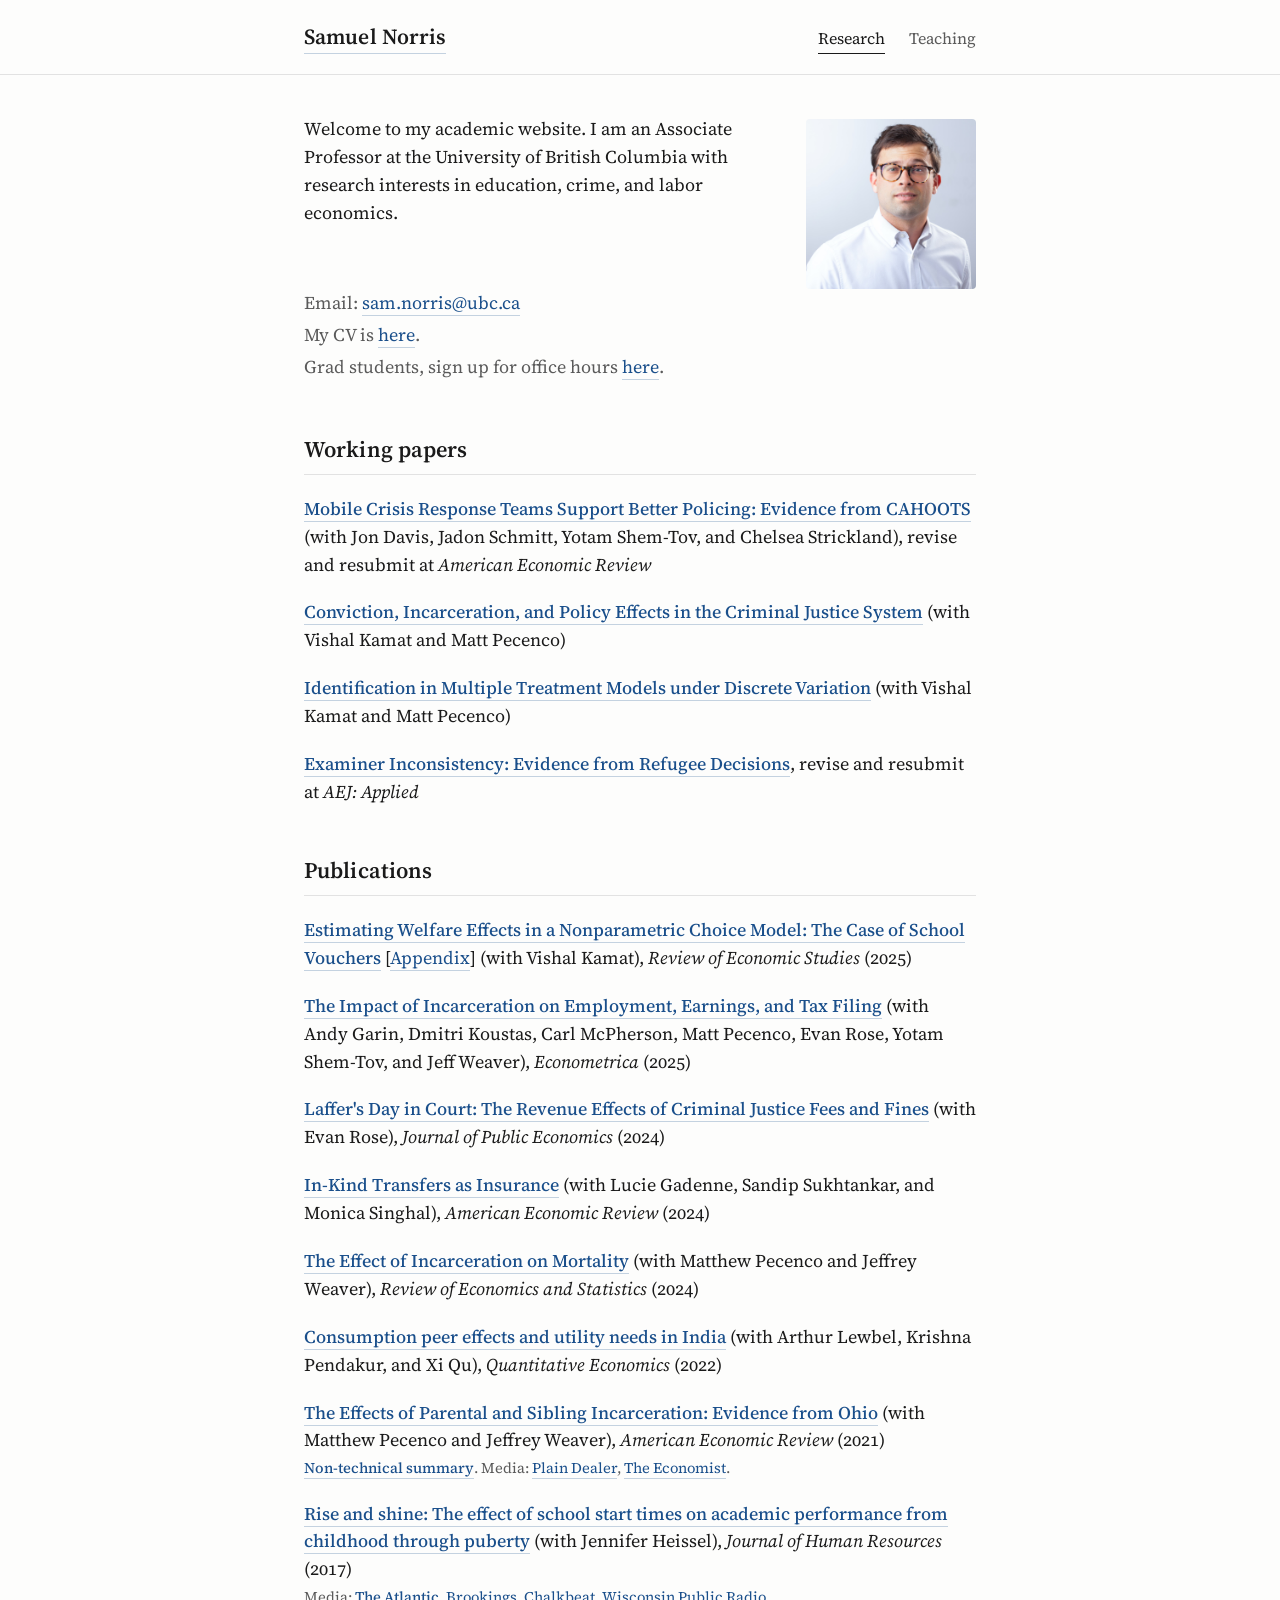
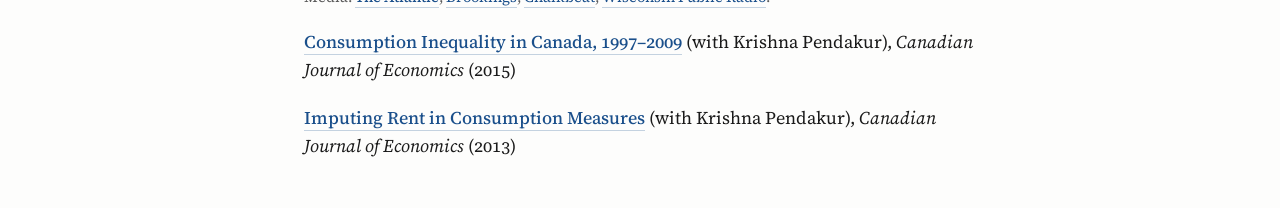
<file: index.html>
<!doctype html>
<html lang="en">
<head>
<meta charset="utf-8">
<meta name="viewport" content="width=device-width, initial-scale=1">
<title>Samuel Norris</title>
<meta name="description" content="Samuel Norris — Associate Professor of Economics, University of British Columbia. Research in education, crime, and labor economics.">
<link rel="preconnect" href="https://fonts.googleapis.com">
<link rel="preconnect" href="https://fonts.gstatic.com" crossorigin>
<link rel="stylesheet" href="https://fonts.googleapis.com/css2?family=Source+Serif+4:ital,opsz,wght@0,8..60,300..700;1,8..60,300..700&display=swap">
<link rel="stylesheet" href="style.css">
</head>
<body>
<header class="site-header">
  <div class="container">
    <a href="index.html" class="brand">Samuel Norris</a>
    <nav class="nav">
      <a href="index.html" class="active">Research</a>
      <a href="teaching.html">Teaching</a>
    </nav>
  </div>
</header>

<main class="container">

<section class="intro">
  <img src="sam.jpg" alt="Samuel Norris" class="portrait">
  <p>Welcome to my academic website. I am an Associate Professor at the University of British Columbia with research interests in education, crime, and labor economics.</p>
  <ul class="contact">
    <li>Email: <a href="mailto:sam.norris@ubc.ca">sam.norris@ubc.ca</a></li>
    <li>My CV is <a href="https://www.dropbox.com/s/mm8yb134y56qgdv/CV_norris.pdf?raw=1">here</a>.</li>
    <li>Grad students, sign up for office hours <a href="https://docs.google.com/spreadsheets/d/1gjwfeD4u8dPJyW4oMMKKNo1y77LAU8JameyeEogHa4Q/edit?gid=0#gid=0">here</a>.</li>
  </ul>
</section>

<section id="working-papers">
  <h2>Working papers</h2>
  <ul class="papers">
    <li>
      <a href="https://www.dropbox.com/scl/fi/gj8jbzbkcy4h4n0le1fda/cahoots.pdf?rlkey=oxikc5v6seyryz7lpo4j8jbfg&amp;st=hkfzu337&amp;raw=1">Mobile Crisis Response Teams Support Better Policing: Evidence from CAHOOTS</a>
      (with Jon Davis, Jadon Schmitt, Yotam Shem-Tov, and Chelsea Strickland), revise and resubmit at <em>American Economic Review</em>
    </li>
    <li>
      <a href="https://papers.ssrn.com/sol3/papers.cfm?abstract_id=4777635">Conviction, Incarceration, and Policy Effects in the Criminal Justice System</a>
      (with Vishal Kamat and Matt Pecenco)
    </li>
    <li>
      <a href="https://arxiv.org/abs/2307.06174">Identification in Multiple Treatment Models under Discrete Variation</a>
      (with Vishal Kamat and Matt Pecenco)
    </li>
    <li>
      <a href="https://www.dropbox.com/s/cpj7v97vzpmuozi/refugees_Norris.pdf?raw=1">Examiner Inconsistency: Evidence from Refugee Decisions</a>,
      revise and resubmit at <em>AEJ: Applied</em>
    </li>
  </ul>
</section>

<section id="publications">
  <h2>Publications</h2>
  <ul class="papers">
    <li>
      <a href="https://www.dropbox.com/s/krq477luv0uneqc/voucherwelfare.pdf?raw=1">Estimating Welfare Effects in a Nonparametric Choice Model: The Case of School Vouchers</a>
      [<a href="https://www.dropbox.com/s/0qov7zzwk7vrekg/voucherwelfare_supp.pdf?raw=1">Appendix</a>]
      (with Vishal Kamat), <em>Review of Economic Studies</em> (2025)
    </li>
    <li>
      <a href="https://www.dropbox.com/scl/fi/ul61252bme4tn0vq4ld6q/incar_labormarket_gkmnrpsw.pdf?rlkey=5j4o1w9qw8yvqb81a5ikeu57a&amp;raw=1">The Impact of Incarceration on Employment, Earnings, and Tax Filing</a>
      (with Andy Garin, Dmitri Koustas, Carl McPherson, Matt Pecenco, Evan Rose, Yotam Shem-Tov, and Jeff Weaver), <em>Econometrica</em> (2025)
    </li>
    <li>
      <a href="https://www.dropbox.com/scl/fi/8mg13u9z519gerq5q9wn7/laffer_oct1_2024.pdf?rlkey=78j9guakxn20wkw415mlhqtkc&amp;raw=1">Laffer's Day in Court: The Revenue Effects of Criminal Justice Fees and Fines</a>
      (with Evan Rose), <em>Journal of Public Economics</em> (2024)
    </li>
    <li>
      <a href="https://www.dropbox.com/s/6xmgzqui5ixyvov/pds_price_risk.pdf?raw=1">In-Kind Transfers as Insurance</a>
      (with Lucie Gadenne, Sandip Sukhtankar, and Monica Singhal), <em>American Economic Review</em> (2024)
    </li>
    <li>
      <a href="https://www.dropbox.com/s/q3cibvo0qrah2ug/death_incar.pdf?raw=1">The Effect of Incarceration on Mortality</a>
      (with Matthew Pecenco and Jeffrey Weaver), <em>Review of Economics and Statistics</em> (2024)
    </li>
    <li>
      <a href="https://www.dropbox.com/s/uo4ytq3i06jwp98/peer.pdf?raw=1">Consumption peer effects and utility needs in India</a>
      (with Arthur Lewbel, Krishna Pendakur, and Xi Qu), <em>Quantitative Economics</em> (2022)
    </li>
    <li>
      <a href="https://www.dropbox.com/s/g4qc9h5um5wopjl/parental_incar.pdf?raw=1">The Effects of Parental and Sibling Incarceration: Evidence from Ohio</a>
      (with Matthew Pecenco and Jeffrey Weaver), <em>American Economic Review</em> (2021)
      <span class="extras">
        <a href="https://www.dropbox.com/s/yh7b5rjbntycxiy/parental%20incarceration%20summary.pdf?raw=1">Non-technical summary</a>.
        Media: <a href="https://www.cleveland.com/crime/2019/10/study-uses-ohio-data-to-conclude-certain-children-could-see-benefits-from-a-parents-incarceration.html">Plain Dealer</a>,
        <a href="https://www.economist.com/finance-and-economics/2021/05/05/why-sending-criminals-to-prison-might-be-good-for-their-kids">The Economist</a>.
      </span>
    </li>
    <li>
      <a href="https://www.dropbox.com/s/fgtyoo51k1evcwr/schoolstart_HeisselNorris_withAppendix.pdf?raw=1">Rise and shine: The effect of school start times on academic performance from childhood through puberty</a>
      (with Jennifer Heissel), <em>Journal of Human Resources</em> (2017)
      <span class="extras">
        Media: <a href="https://www.theatlantic.com/education/archive/2017/05/sunshine-boosts-test-scores/526503/">The Atlantic</a>,
        <a href="https://www.brookings.edu/research/start-high-school-later-for-better-academic-outcomes/">Brookings</a>,
        <a href="http://www.chalkbeat.org/posts/us/2017/05/11/one-way-to-boost-test-scores-making-sure-students-get-morning-sunshine-new-research-shows/">Chalkbeat</a>,
        <a href="https://www.wpr.org/shows/diplomatic-rift-middle-east-healthy-wisconsin-initiative-when-start-school">Wisconsin Public Radio</a>.
      </span>
    </li>
    <li>
      <a href="https://onlinelibrary.wiley.com/doi/abs/10.1111/caje.12143">Consumption Inequality in Canada, 1997&ndash;2009</a>
      (with Krishna Pendakur), <em>Canadian Journal of Economics</em> (2015)
    </li>
    <li>
      <a href="https://onlinelibrary.wiley.com/doi/10.1111/caje.12054">Imputing Rent in Consumption Measures</a>
      (with Krishna Pendakur), <em>Canadian Journal of Economics</em> (2013)
    </li>
  </ul>
</section>

</main>

</body>
</html>
</file>
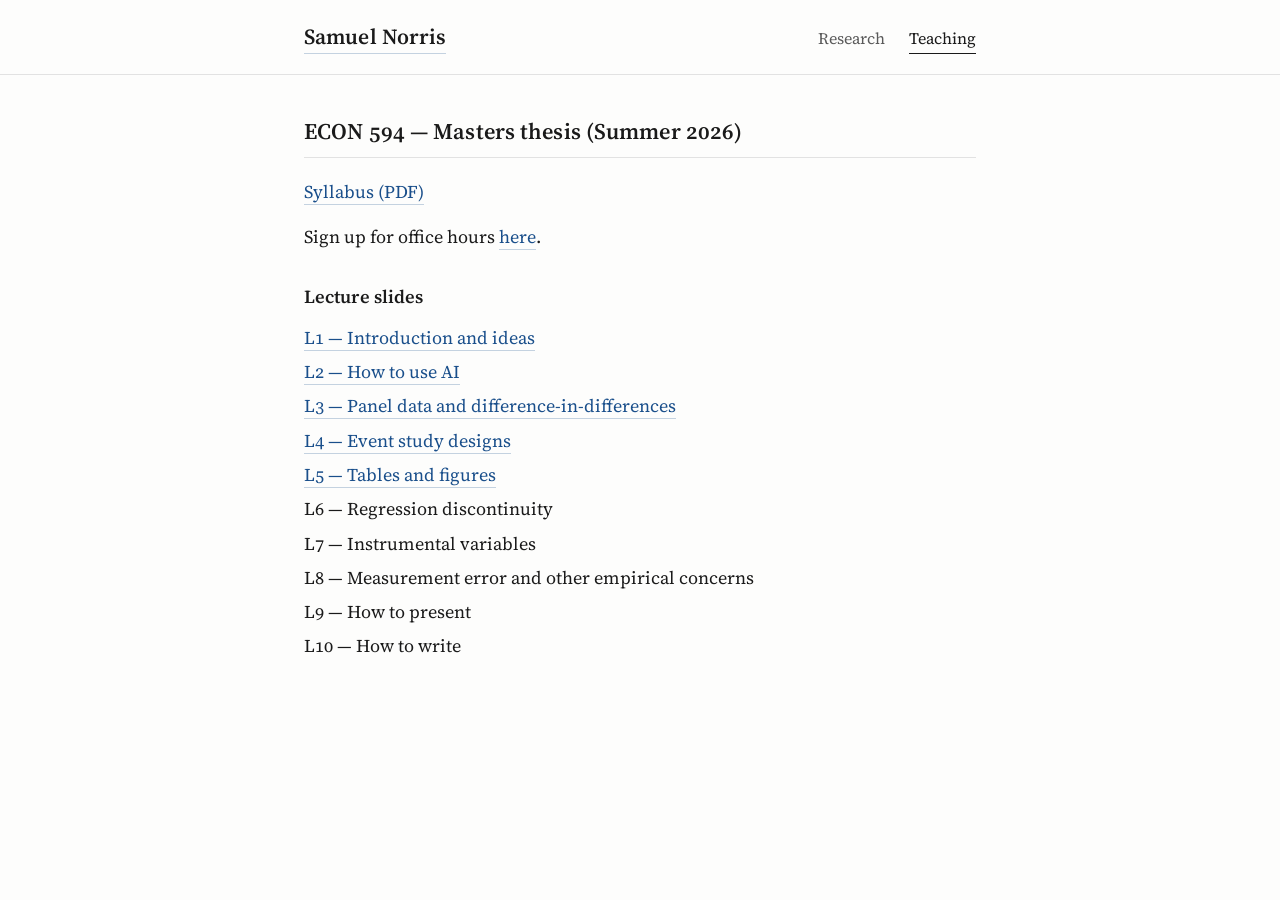
<file: teaching.html>
<!doctype html>
<html lang="en">
<head>
<meta charset="utf-8">
<meta name="viewport" content="width=device-width, initial-scale=1">
<title>Teaching — Samuel Norris</title>
<meta name="description" content="Teaching materials for courses by Samuel Norris.">
<link rel="preconnect" href="https://fonts.googleapis.com">
<link rel="preconnect" href="https://fonts.gstatic.com" crossorigin>
<link rel="stylesheet" href="https://fonts.googleapis.com/css2?family=Source+Serif+4:ital,opsz,wght@0,8..60,300..700;1,8..60,300..700&display=swap">
<link rel="stylesheet" href="style.css">
</head>
<body>
<header class="site-header">
  <div class="container">
    <a href="index.html" class="brand">Samuel Norris</a>
    <nav class="nav">
      <a href="index.html">Research</a>
      <a href="teaching.html" class="active">Teaching</a>
    </nav>
  </div>
</header>

<main class="container">

<section>
  <h2>ECON 594 &mdash; Masters thesis (Summer 2026)</h2>
  <p><a href="syllabus.pdf">Syllabus (PDF)</a></p>
  <p>Sign up for office hours <a href="https://docs.google.com/spreadsheets/d/1z7HBAoYUkpbfjAU0DXQHVgpqqaUUNPTCrM2_2ZkmBYw/edit?gid=0#gid=0">here</a>.</p>

  <h3>Lecture slides</h3>
  <ul class="lectures">
    <li><a href="lectures/L1.pdf">L1 &mdash; Introduction and ideas</a></li>
    <li><a href="lectures/L2.pdf">L2 &mdash; How to use AI</a></li>
    <li><a href="lectures/L3.pdf">L3 &mdash; Panel data and difference-in-differences</a></li>
    <li><a href="lectures/L4.pdf">L4 &mdash; Event study designs</a></li>
    <li><a href="lectures/L5.pdf">L5 &mdash; Tables and figures</a></li>
    <li>L6 &mdash; Regression discontinuity</li>
    <li>L7 &mdash; Instrumental variables</li>
    <li>L8 &mdash; Measurement error and other empirical concerns</li>
    <li>L9 &mdash; How to present</li>
    <li>L10 &mdash; How to write</li>
  </ul>
</section>

</main>

</body>
</html>
</file>
<file: style.css>
:root {
  --text: #1a1a1a;
  --muted: #5a5a5a;
  --accent: #1a4f8b;
  --rule: #e2e2e2;
  --bg: #fdfdfc;
  --max: 720px;
}

* { box-sizing: border-box; }

html {
  -webkit-text-size-adjust: 100%;
}

body {
  margin: 0;
  background: var(--bg);
  color: var(--text);
  font-family: "Source Serif 4", Charter, "Iowan Old Style", Georgia, serif;
  font-size: 18px;
  line-height: 1.55;
  font-feature-settings: "kern", "liga", "onum";
  -webkit-font-smoothing: antialiased;
  -moz-osx-font-smoothing: grayscale;
}

.container {
  max-width: var(--max);
  margin: 0 auto;
  padding: 0 1.5rem;
}

/* Header */
.site-header {
  border-bottom: 1px solid var(--rule);
  padding: 1.25rem 0;
  margin-bottom: 2.5rem;
}
.site-header .container {
  display: flex;
  justify-content: space-between;
  align-items: baseline;
  flex-wrap: wrap;
  gap: 0.5rem 1.5rem;
}
.brand {
  font-size: 1.35rem;
  font-weight: 600;
  color: var(--text);
  text-decoration: none;
  letter-spacing: 0.005em;
}
.nav {
  display: flex;
  gap: 1.5rem;
}
.nav a {
  color: var(--muted);
  text-decoration: none;
  font-size: 1rem;
  border-bottom: 1px solid transparent;
  padding-bottom: 2px;
  transition: color 0.15s, border-color 0.15s;
}
.nav a:hover {
  color: var(--text);
}
.nav a.active {
  color: var(--text);
  border-bottom-color: var(--text);
}

/* Sections */
main section {
  margin-bottom: 3rem;
}
h2 {
  font-size: 1.4rem;
  font-weight: 600;
  letter-spacing: 0.005em;
  margin: 0 0 1.25rem 0;
  padding-bottom: 0.4rem;
  border-bottom: 1px solid var(--rule);
}
h3 {
  font-size: 1.15rem;
  font-weight: 600;
  color: var(--text);
  letter-spacing: 0.005em;
  margin: 2rem 0 0.75rem 0;
}

/* Intro */
.intro {
  display: grid;
  grid-template-columns: 1fr auto;
  gap: 2rem;
  align-items: start;
}
.intro p {
  margin-top: 0;
}
.portrait {
  grid-column: 2;
  grid-row: 1 / span 2;
  width: 170px;
  height: auto;
  border-radius: 4px;
  margin-top: 0.25rem;
}
.contact {
  grid-column: 1;
  list-style: none;
  padding: 0;
  margin: 0.5rem 0 0;
}
.contact li {
  margin: 0.25rem 0;
  color: var(--muted);
}

/* Paper lists */
.papers {
  list-style: none;
  padding: 0;
  margin: 0;
}
.papers li {
  margin: 0 0 1.25rem 0;
  text-indent: 0;
}
.papers li a:first-child {
  font-weight: 500;
}

/* Lecture list: each item is a single link, so don't bold the whole line */
.lectures {
  list-style: none;
  padding: 0;
  margin: 0;
}
.lectures li {
  margin: 0.4rem 0;
}
.lectures li a {
  font-weight: 400;
}
.extras {
  display: block;
  color: var(--muted);
  font-size: 0.92rem;
  margin-top: 0.15rem;
}

/* Links */
a {
  color: var(--accent);
  text-decoration: none;
  border-bottom: 1px solid rgba(26, 79, 139, 0.25);
}
a:hover {
  border-bottom-color: var(--accent);
}

/* Mobile */
@media (max-width: 600px) {
  body { font-size: 17px; }
  .intro {
    grid-template-columns: 1fr;
  }
  .portrait {
    grid-column: 1;
    grid-row: auto;
    width: 130px;
    margin-bottom: 0.5rem;
  }
  .contact {
    grid-column: 1;
  }
  .site-header .container {
    flex-direction: column;
    align-items: flex-start;
  }
  h2 { font-size: 1.25rem; }
}
</file>
